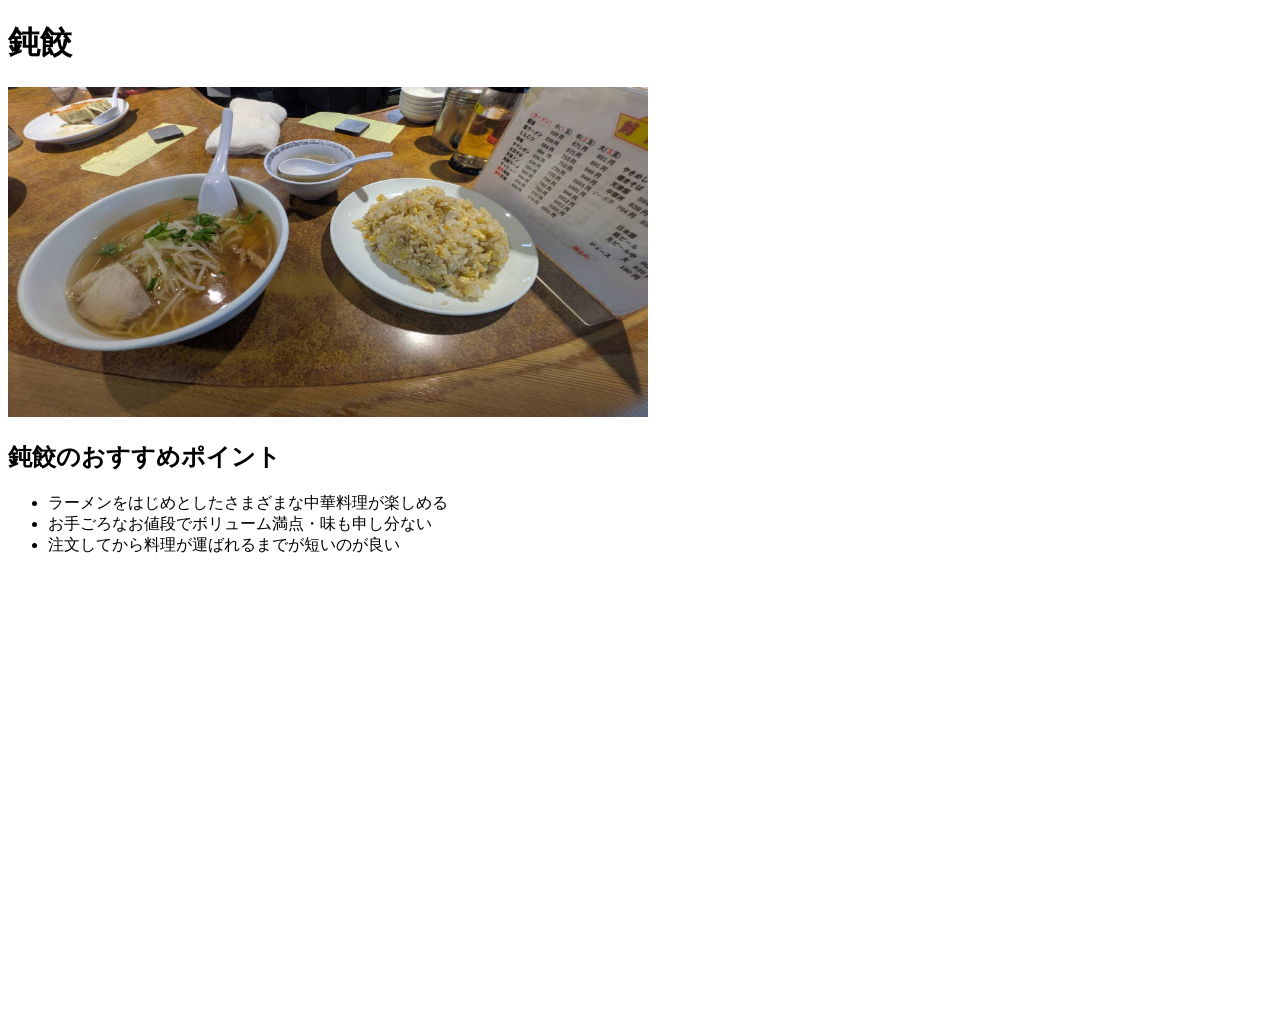
<file: dongyou.html>
<!DOCTYPE html>
<html lang="ja">
<head>
    <title>鈍餃</title>
</head>
<body>
    <h1>鈍餃</h1>
    <img src="pictures/image.jpg" width=640 height=330 alt="鈍餃の画像">
    <h2>鈍餃のおすすめポイント</h2>
    <ul>
        <li>ラーメンをはじめとしたさまざまな中華料理が楽しめる</li>
        <li>お手ごろなお値段でボリューム満点・味も申し分ない</li>
        <li>注文してから料理が運ばれるまでが短いのが良い</li>
    </ul>
    <iframe src="https://www.google.com/maps/embed?pb=!1m14!1m8!1m3!1d1089779.491656553!2d133.2036648949!3d33.52011833258662!3m2!1i1024!2i768!4f13.1!3m3!1m2!1s0x3553c3571b67201f%3A0xd11a4643de432bbc!2z6aOp6aSD!5e0!3m2!1sja!2sus!4v1784699807746!5m2!1sja!2sus" width="600" height="450" style="border:0;" allowfullscreen="" loading="lazy" referrerpolicy="strict-origin-when-cross-origin"></iframe>
</body>
</html>
</file>
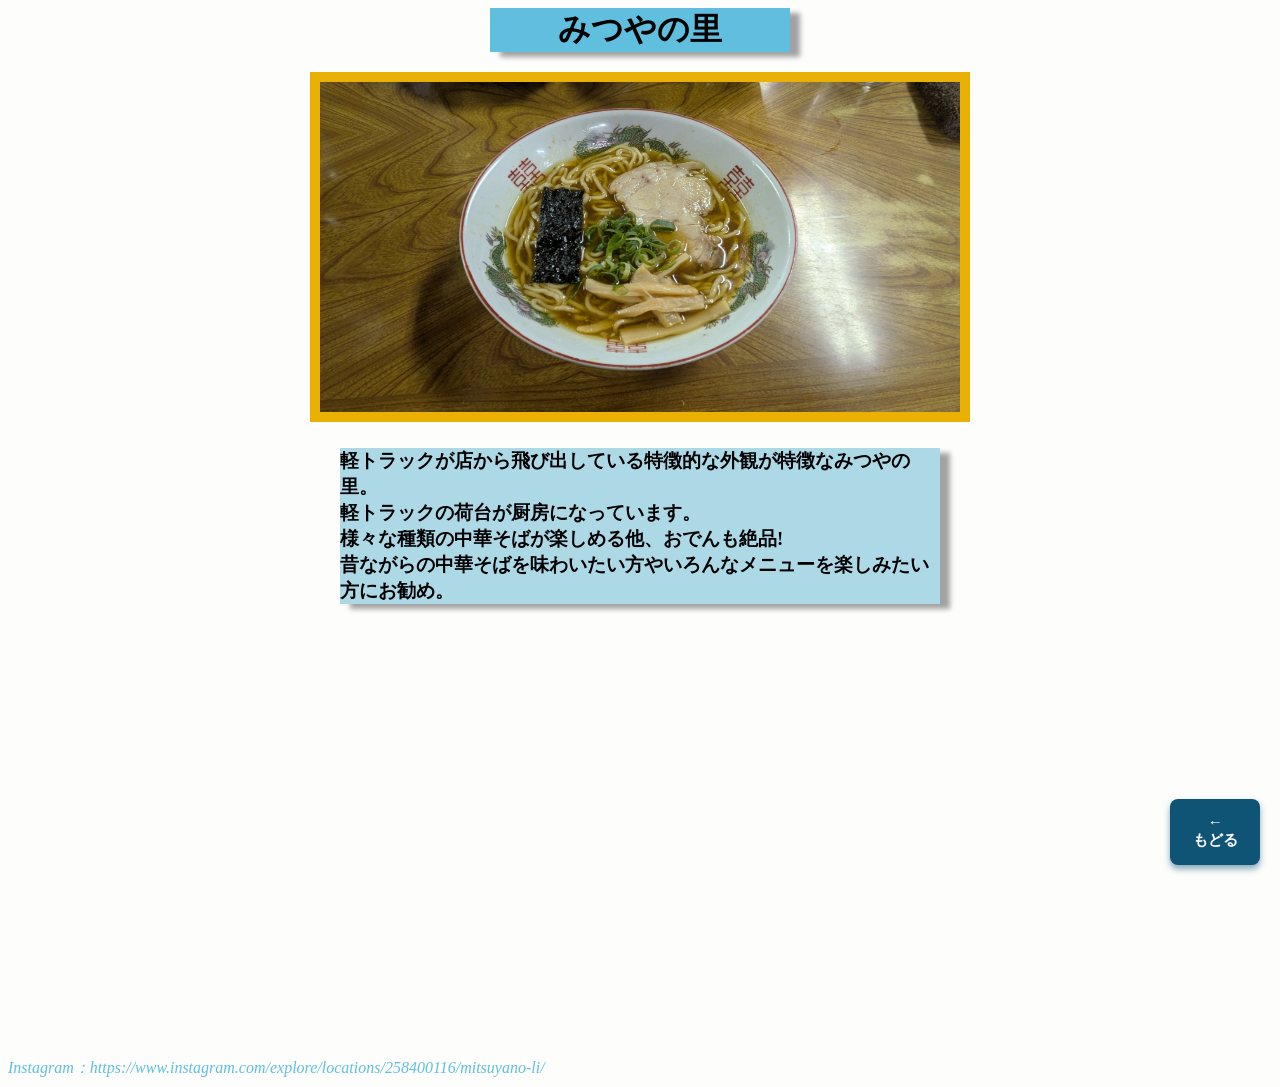
<file: ramen.html>
<!DOCTYPE html>
<html lang="ja">
<head>
<meta charset="UTF-8">
<title>FOM English Shcool</title>
<link rel="stylesheet" href="ramen1.css">
</head>
<body>
<header>
<h1 style="width: 300px; margin: 0 auto; background:rgb(96, 191, 222); text-align: center;">みつやの里</h1>

<a href="index.html">
    <div class="hub-btn">
        <p style="font-size: 15px; font-weight: bold;">←<br>もどる</p>
    </div>
</a>

<div class="image">
<h2 style="text-align:center">
<img src="pictures/PXL_20260718_032414574.MP.jpg" width="640" height="330" style="background:rgb(234, 177, 4); padding: 10px;">
</h2>
</div>


</header>
<article>
<h3 style="width: 600px; margin: 0 auto; background: lightblue;">
<section>
<p>軽トラックが店から飛び出している特徴的な外観が特徴なみつやの里。<br>
    軽トラックの荷台が厨房になっています。<br>      
様々な種類の中華そばが楽しめる他、おでんも絶品!<br>
昔ながらの中華そばを味わいたい方やいろんなメニューを楽しみたい方にお勧め。
</p>
</section>
</h3>
</article>
<footer>
<address>
Instagram：https://www.instagram.com/explore/locations/258400116/mitsuyano-li/
<iframe src="https://www.google.com/maps/embed?pb=!1m18!1m12!1m3!1d2366.375842900935!2d134.0057892757246!3d34.24026957308681!2m3!1f0!2f0!3f0!3m2!1i1024!2i768!4f13.1!3m3!1m2!1s0x3553c3ef15fe2763%3A0x9ebb2456b8221d4b!2z44G_44Gk44KE44Gu6YeM!5e1!3m2!1sja!2sjp!4v1784706717982!5m2!1sja!2sjp" width="600" height="450" style="border:0;" allowfullscreen="" loading="lazy" referrerpolicy="strict-origin-when-cross-origin"></iframe>
</address>
</footer>
<script>
    const targets = document.querySelectorAll(".image");

    const observer = new IntersectionObserver((entries) => {
        entries.forEach(entry => {
            if (entry.isIntersecting) {
                entry.target.classList.add('show');
            }
        });
    } , {
        threshold: 0.2
    });

    targets.forEach(target => observer.observe(target));

</script>
</body>

</html>
</file>
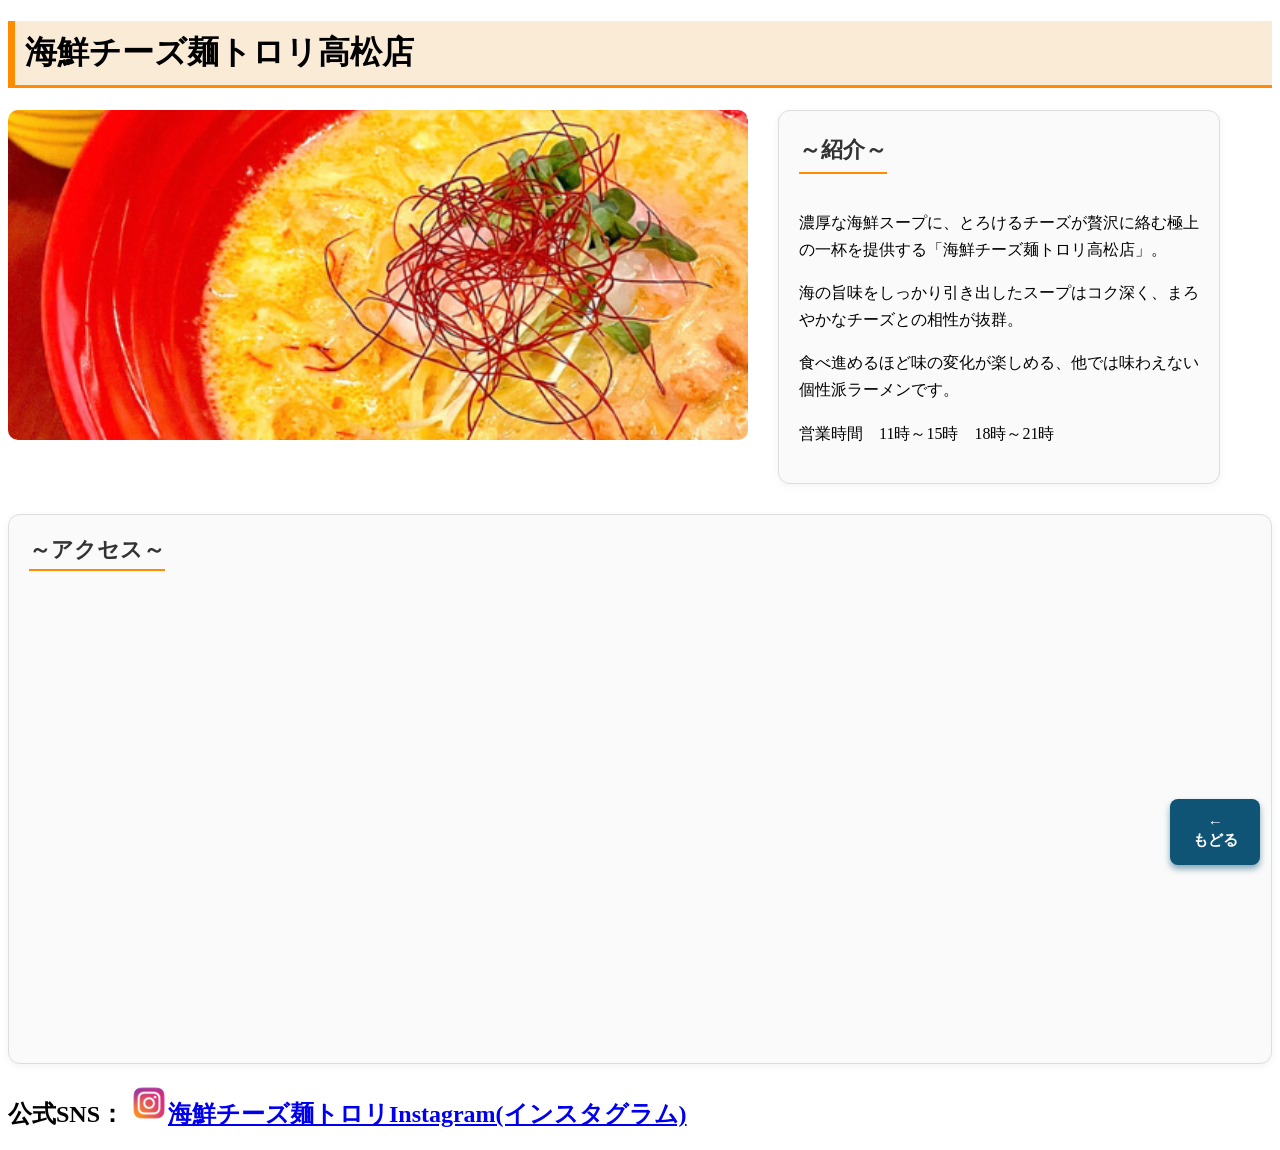
<file: enishi/kaisen.html>
<!DOCTYPE html>
<html lang="ja">
<head>
<meta charset="UTF-8">
<title>海鮮チーズ麺＿とろり＿高松店</title>

<style>
    h1{
        border-left: solid 7px #ff8c00;
        border-bottom: solid 3px #ff8c00;
        background-color:antiquewhite;
        padding: 10px;
    }

    .hub-btn{
        position: fixed;
        border-radius: 8px;
        z-index: 999;
        bottom: 35px;
        right: 20px;
        width: 7%;
        text-align: center;
        background-color: #0F5474;
        color: #fff;
        box-shadow: 0px 4px 6px #0f577980;
        transition: all 0.3s ease;
    }
    .hub-btn:hover {
        transform: translate(-2px, -2px);
        box-shadow: 0px 6px 8px #0f5779cc;
    }

    .item {
        display: flex;
        gap: 30px;
        align-items: flex-start;
        margin-top: 20px;
    }


    .item img {
        width: 740px;
        height: 330px;
        border-radius: 10px;
        object-fit: cover;
    }
    .item{
        opacity: 0;
        transform: translateY(200px);
        transition: opacity 0.8s ease, transform 0.8s ease;
    }
    .item.show{
        opacity: 1;
        transform: translateY(0);
    }


    .intro-modern {
        border: 1px solid #ddd;
        padding: 20px;
        border-radius: 12px;
        background: #fafafa;
        max-width: 400px;
        line-height: 1.7;
        box-shadow: 0 2px 8px rgba(0,0,0,0.05);
    }

    .intro-modern h2 {
        margin-top: 0;
        font-size: 22px;
        color: #333;
        border-bottom: 2px solid #ff8c00;
        display: inline-block;
        padding-bottom: 4px;
    }
    .map {
    margin-top: 30px;
    background: #fafafa;
    padding: 20px;
    border-radius: 12px;
    border: 1px solid #ddd;
    box-shadow: 0 2px 8px rgba(0,0,0,0.05);
    max-width: 1500px;}
    .map h2 {
    margin-top: 0;
    font-size: 22px;
    color: #333;
    border-bottom: 2px solid #ff8c00;
    display: inline-block;
    padding-bottom: 4px;
    }
</style>
</head>

<body>

<h1>海鮮チーズ麺トロリ高松店</h1>


<a href="../index.html">
    <div class="hub-btn">
        <p style="font-size: 15px; font-weight: bold;">←<br>もどる</p>
    </div>
</a>

<div class="item">
    <img src="海鮮チーズ麺写真.png" alt="海鮮チーズ麺">

    <div class="intro-modern">
        <h2>～紹介～</h2>
        <p>濃厚な海鮮スープに、とろけるチーズが贅沢に絡む極上の一杯を提供する「海鮮チーズ麺トロリ高松店」。</p>
        <p>海の旨味をしっかり引き出したスープはコク深く、まろやかなチーズとの相性が抜群。</p>
        <p>食べ進めるほど味の変化が楽しめる、他では味わえない個性派ラーメンです。</p>
        <p>営業時間　11時～15時　18時～21時</p>
    </div>
</div>

<div class="map">
    <h2>～アクセス～</h2>
    <iframe
        src="https://www.google.com/maps/embed?pb=!1m18!1m12!1m3!1d3296.5945533235126!2d134.04848617481122!3d34.28438980543829!2m3!1f0!2f0!3f0!3m2!1i1024!2i768!4f13.1!3m3!1m2!1s0x3553eb2fef74a09b%3A0x4e11d8675453cca9!2z5rW36a6u44OB44O844K66bq6IOOBqOOCjeOCiiDpq5jmnb7lupc!5e0!3m2!1sja!2sjp!4v1784608414426!5m2!1sja!2sjp"
        width="100%"
        height="450"
        style="border:0; border-radius:12px;"
        allowfullscreen=""
        loading="lazy"
        referrerpolicy="no-referrer-when-downgrade">
    </iframe>
</div>
<h2>公式SNS：
    <a href="https://www.instagram.com/torori_takamatsu?igsh=MXNhdXd5Zzg5NWE2bw=="><img src="instagram-icon.png" style="width: 3%;">海鮮チーズ麺トロリInstagram(インスタグラム)</a>
</h2>


    <script>

            const targets = document.querySelectorAll(".item");

            const observer = new IntersectionObserver((entries) => {
                entries.forEach(entry => {
                    if (entry.isIntersecting) {
                        entry.target.classList.add('show');
                    } 
                });
            } , {
                threshold: 0.2
            });

            targets.forEach(target => observer.observe(target));

        </script>



</body>
</html>
</file>
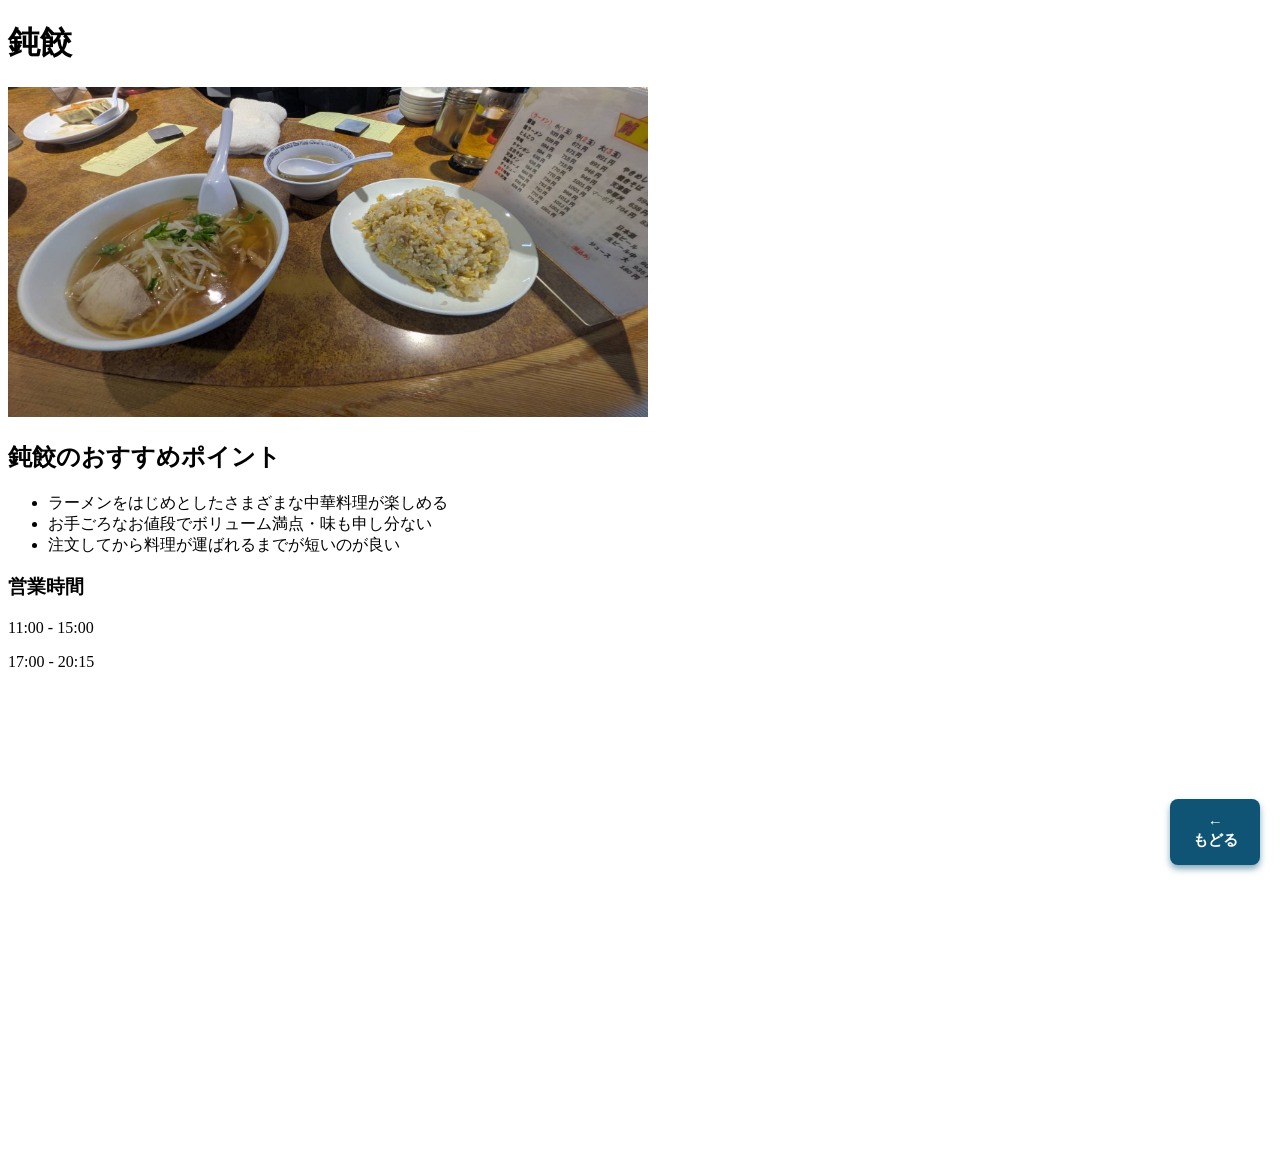
<file: haruhito/dongyou.html>
<!DOCTYPE html>
<html lang="ja">
<head>
    <title>鈍餃</title>
    <style>

        .hub-btn{
            position: fixed;
            border-radius: 8px;
            z-index: 999;
            bottom: 35px;
            right: 20px;
            width: 7%;
            text-align: center;
            background-color: #0F5474;
            color: #fff;
            box-shadow: 0px 4px 6px #0f577980;
            transition: all 0.3s ease;
        }
        .hub-btn:hover {
            transform: translate(-2px, -2px);
            box-shadow: 0px 6px 8px #0f5779cc;
        }

        .image{
            opacity: 0;
            transform: translateY(200px);
            transition: all 0.8s ease;
        }
        .image.show{
            opacity: 1;
            transform: translateY(0);
        }

    </style>
</head>
<body>
    <h1>鈍餃</h1>

    <a href="../index.html">
        <div class="hub-btn">
            <p style="font-size: 15px; font-weight: bold;">←<br>もどる</p>
        </div>
    </a>

    <img src="image.jpg" width=640 height=330 class="image" alt="鈍餃の画像">
    <h2>鈍餃のおすすめポイント</h2>
    <ul>
        <li>ラーメンをはじめとしたさまざまな中華料理が楽しめる</li>
        <li>お手ごろなお値段でボリューム満点・味も申し分ない</li>
        <li>注文してから料理が運ばれるまでが短いのが良い</li>
    </ul>
    <h3>営業時間</h3>
    <p>11:00 - 15:00
    </p>
    <p>17:00 - 20:15</p>
    <iframe src="https://www.google.com/maps/embed?pb=!1m14!1m8!1m3!1d1089779.491656553!2d133.2036648949!3d33.52011833258662!3m2!1i1024!2i768!4f13.1!3m3!1m2!1s0x3553c3571b67201f%3A0xd11a4643de432bbc!2z6aOp6aSD!5e0!3m2!1sja!2sus!4v1784699807746!5m2!1sja!2sus" width="600" height="450" style="border:0;" allowfullscreen="" loading="lazy" referrerpolicy="strict-origin-when-cross-origin"></iframe>

    <script>

            const targets = document.querySelectorAll(".image");

            const observer = new IntersectionObserver((entries) => {
                entries.forEach(entry => {
                    if (entry.isIntersecting) {
                        entry.target.classList.add('show');
                    }
                });
            } , {
                threshold: 0.2
            });

            targets.forEach(target => observer.observe(target));

        </script>


</body>
</html>
</file>
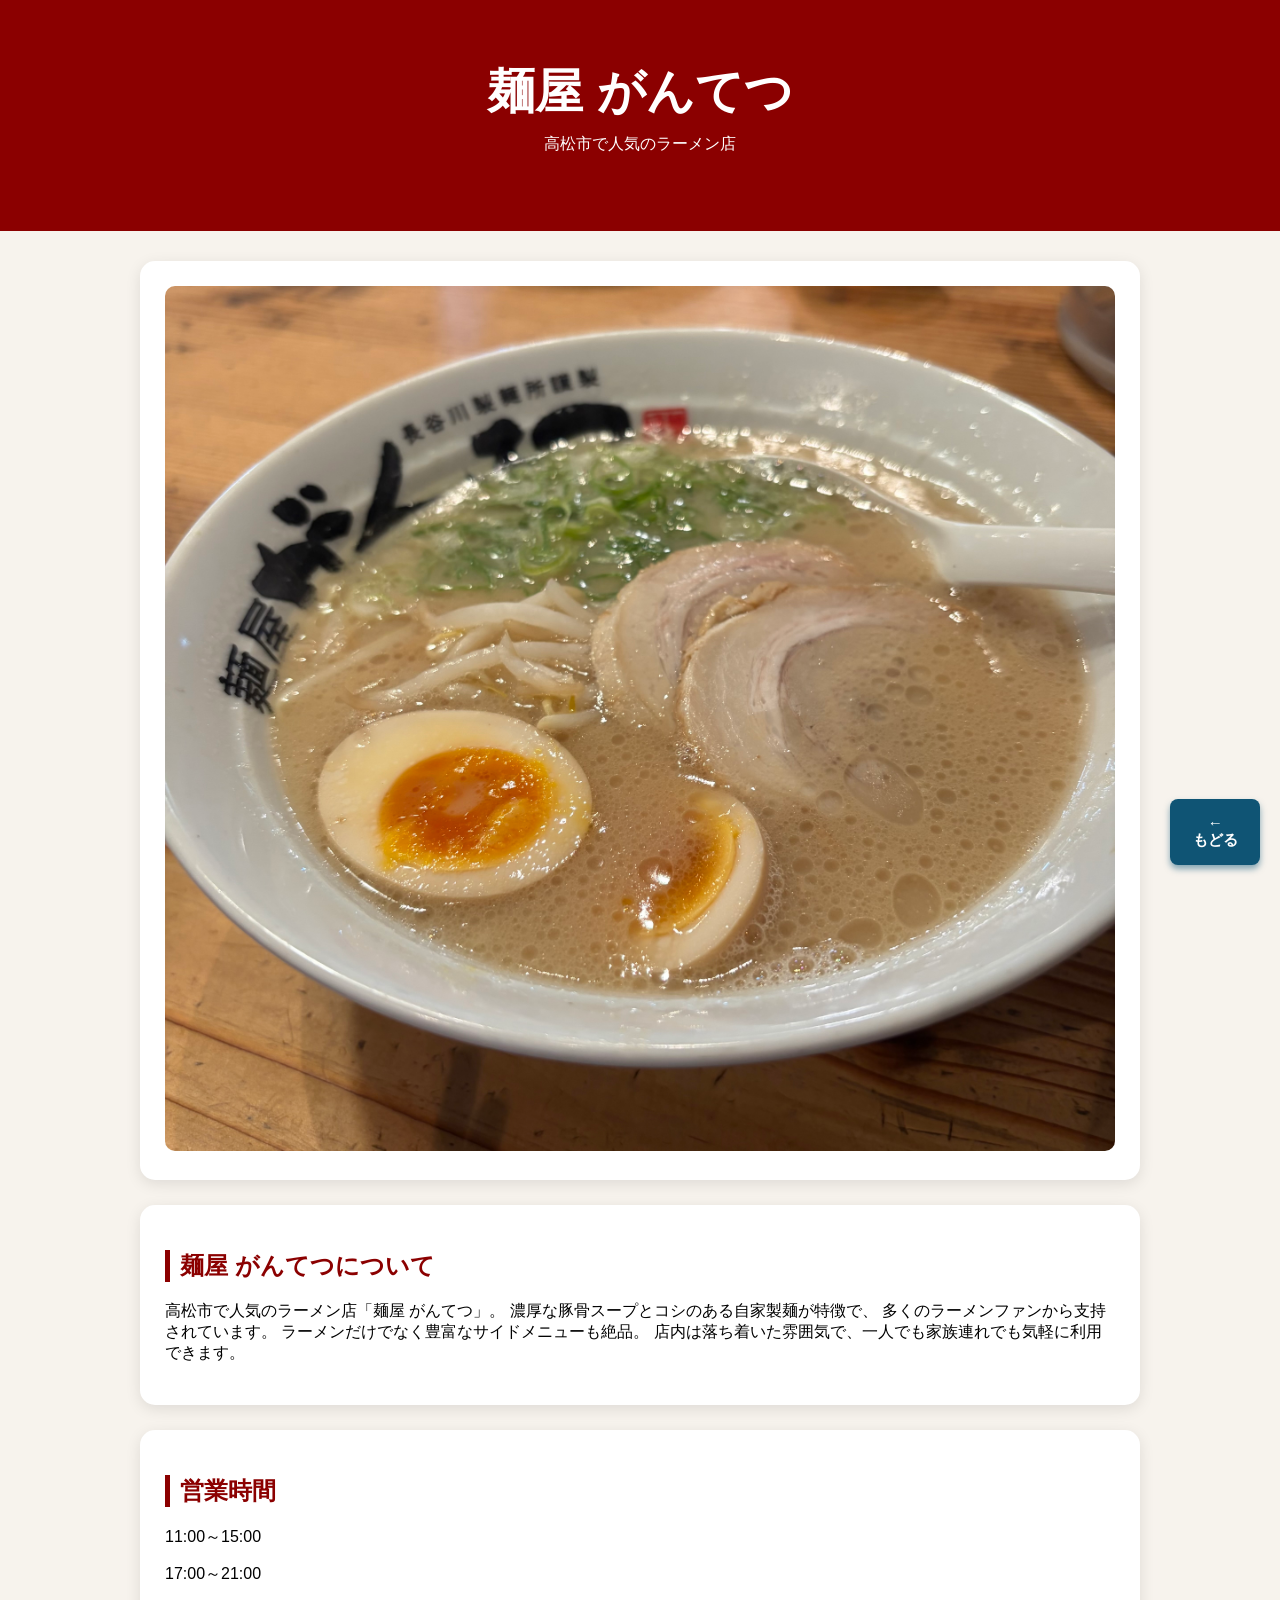
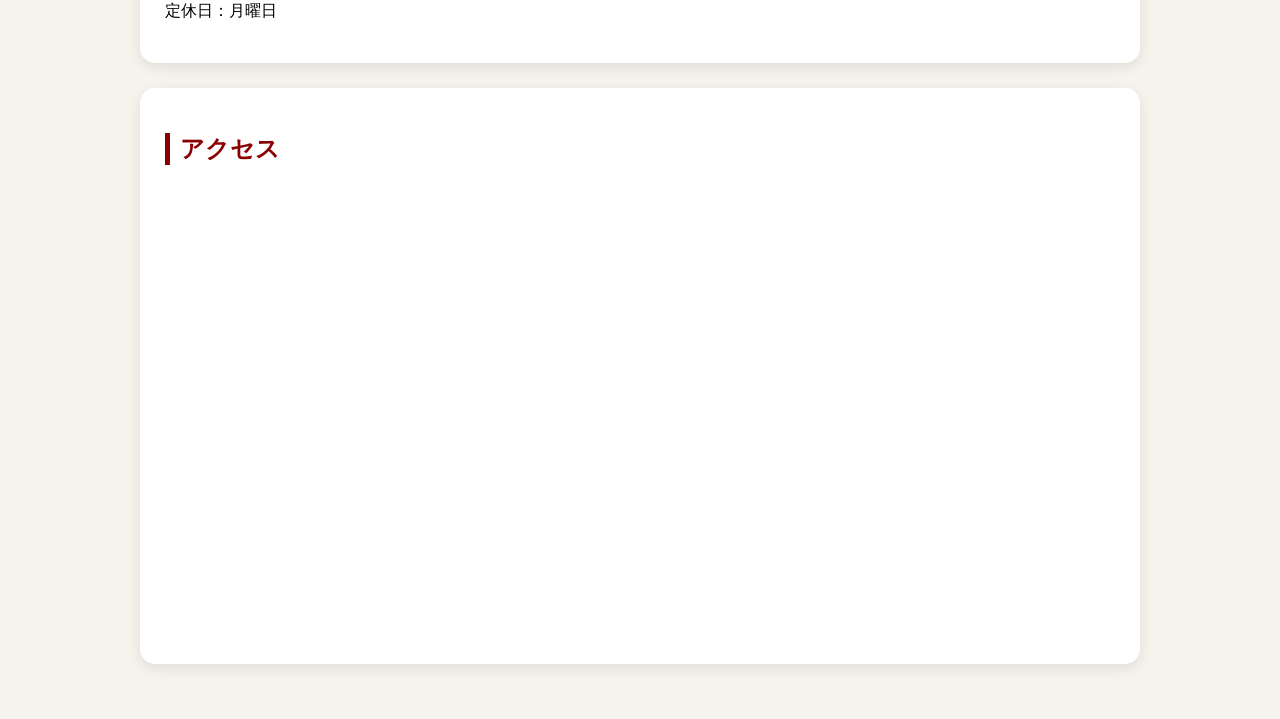
<file: masanori/masanori.html>
<!DOCTYPE html>
<html lang="ja">
<head>
    <meta charset="UTF-8">
    <meta name="viewport" content="width=device-width, initial-scale=1.0">
    <title>おすすめのラーメン屋</title>
    <link rel="stylesheet" href="masanori.css">
</head>

<body>

<header>
    <h1>麺屋 がんてつ</h1>
    <p>高松市で人気のラーメン店</p>
</header>

<a href="../index.html">
    <div class="hub-btn">
        <p style="font-size: 15px; font-weight: bold">←<br>もどる</p>
    </div>
</a>

<main>

    <div class="card">
        <img src="ramen.jpeg" class="card-img" alt="ラーメンの画像">
    </div>

    <div class="card">
        <h2>麺屋 がんてつについて</h2>

        <p>
        高松市で人気のラーメン店「麺屋 がんてつ」。
        濃厚な豚骨スープとコシのある自家製麺が特徴で、
        多くのラーメンファンから支持されています。
        ラーメンだけでなく豊富なサイドメニューも絶品。
        店内は落ち着いた雰囲気で、一人でも家族連れでも気軽に利用できます。
        </p>
    </div>

    <div class="card">
        <h2>営業時間</h2>

        <p>11:00～15:00</p>
        <p>17:00～21:00</p>
        <p>定休日：月曜日</p>
    </div>

    <div class="card">
        <h2>アクセス</h2>

        <iframe
            src="https://www.google.com/maps/embed?pb=!1m18!1m12!1m3!1d13182.707208620668!2d134.04914515026982!3d34.30777946898472!2m3!1f0!2f0!3f0!3m2!1i1024!2i768!4f13.1!3m3!1m2!1s0x3553eaf8cbe4c05d%3A0x31d64ad1708a6dc2!2z6bq65bGLIOOBjOOCk-OBpuOBpA!5e0!3m2!1sja!2sjp!4v1784664643629!5m2!1sja!2sjp"
            width="100%"
            height="450"
            style="border:0;"
            loading="lazy">
        </iframe>

    </div>

</main>

    <script>

            const targets = document.querySelectorAll(".card, .hub-btn");

            const observer = new IntersectionObserver((entries) => {
                entries.forEach(entry => {
                    if (entry.isIntersecting) {
                        entry.target.classList.add('show');
                    }
                });
            } , {
                threshold: 0.2
            });

            targets.forEach(target => observer.observe(target));

        </script>

</body>
</html>
</file>
<file: ramen1.css>
body{
    background-color:rgb(253, 253, 252)
}

h1{
    background-color:rgb(96, 191, 222);
    box-shadow: 10px 5px 5px rgb(163, 162, 162);
    /*width:600px;*/
}

h3{
    background-color:rgb(96, 191, 222);
    width: 640px;
    /*height: 330px;*/
    box-shadow: 10px 5px 5px rgb(163, 162, 162);
}

address{
    color:rgb(96, 191, 222);
}
.hub-btn{
    position: fixed;
    border-radius: 8px;
    z-index: 999;
    bottom: 35px;
    right: 20px;
    width: 7%;
    text-align: center;
    background-color: #0F5474;
    color: #fff;
    box-shadow: 0px 4px 6px #0f577980;
    transition: all 0.3s ease;
}
.hub-btn:hover {
    transform: translate(-2px, -2px);
    box-shadow: 0px 6px 8px #0f5779cc;
}
.image{
    opacity: 0;
    transform: translateY(50px);
    transition: opacity 0.6s ease, transform 0.6s ease;
}
.image.show{
    opacity: 1;
    transform: translateY(0);
}
</file>
<file: masanori/masanori.css>
body{
    margin:0;
    font-family:"Yu Gothic",sans-serif;
    background:#f7f3ed;
}

header{
    background:#8b0000;
    color:white;
    text-align:center;
    padding:60px 20px;
}

header h1{
    margin:0;
    font-size:48px;
}

header p{
    margin-top:10px;
}

main{
    max-width:1000px;
    margin:auto;
    padding:30px;
}

.hub-btn{
    position: fixed;
    border-radius: 8px;
    z-index: 999;
    bottom: 35px;
    right: 20px;
    width: 7%;
    text-align: center;
    background-color: #0F5474;
    color: #fff;
    box-shadow: 0px 4px 6px #0f577980;
    transition: all 1.4s ease;
    opacity: 0;
}
.hub-btn:hover {
    transform: translate(-2px, -2px);
    box-shadow: 0px 6px 8px #0f5779cc;
}
.hub-btn.show{
    opacity: 1;
}

.card{
    background:white;
    padding:25px;
    margin-bottom:25px;
    border-radius:15px;
    box-shadow:0 4px 15px rgba(0,0,0,0.1);
    opacity: 0;
    transform: translateY(200px);
    transition: all 0.8s ease;
}
.card.show{
    opacity: 1;
    transform: translateY(0);
}

.card-img{
    width:100%;
    border-radius:10px;
}

h2{
    color:#8b0000;
    border-left:5px solid #8b0000;
    padding-left:10px;
}

iframe{
    border-radius:10px;
}
</file>
